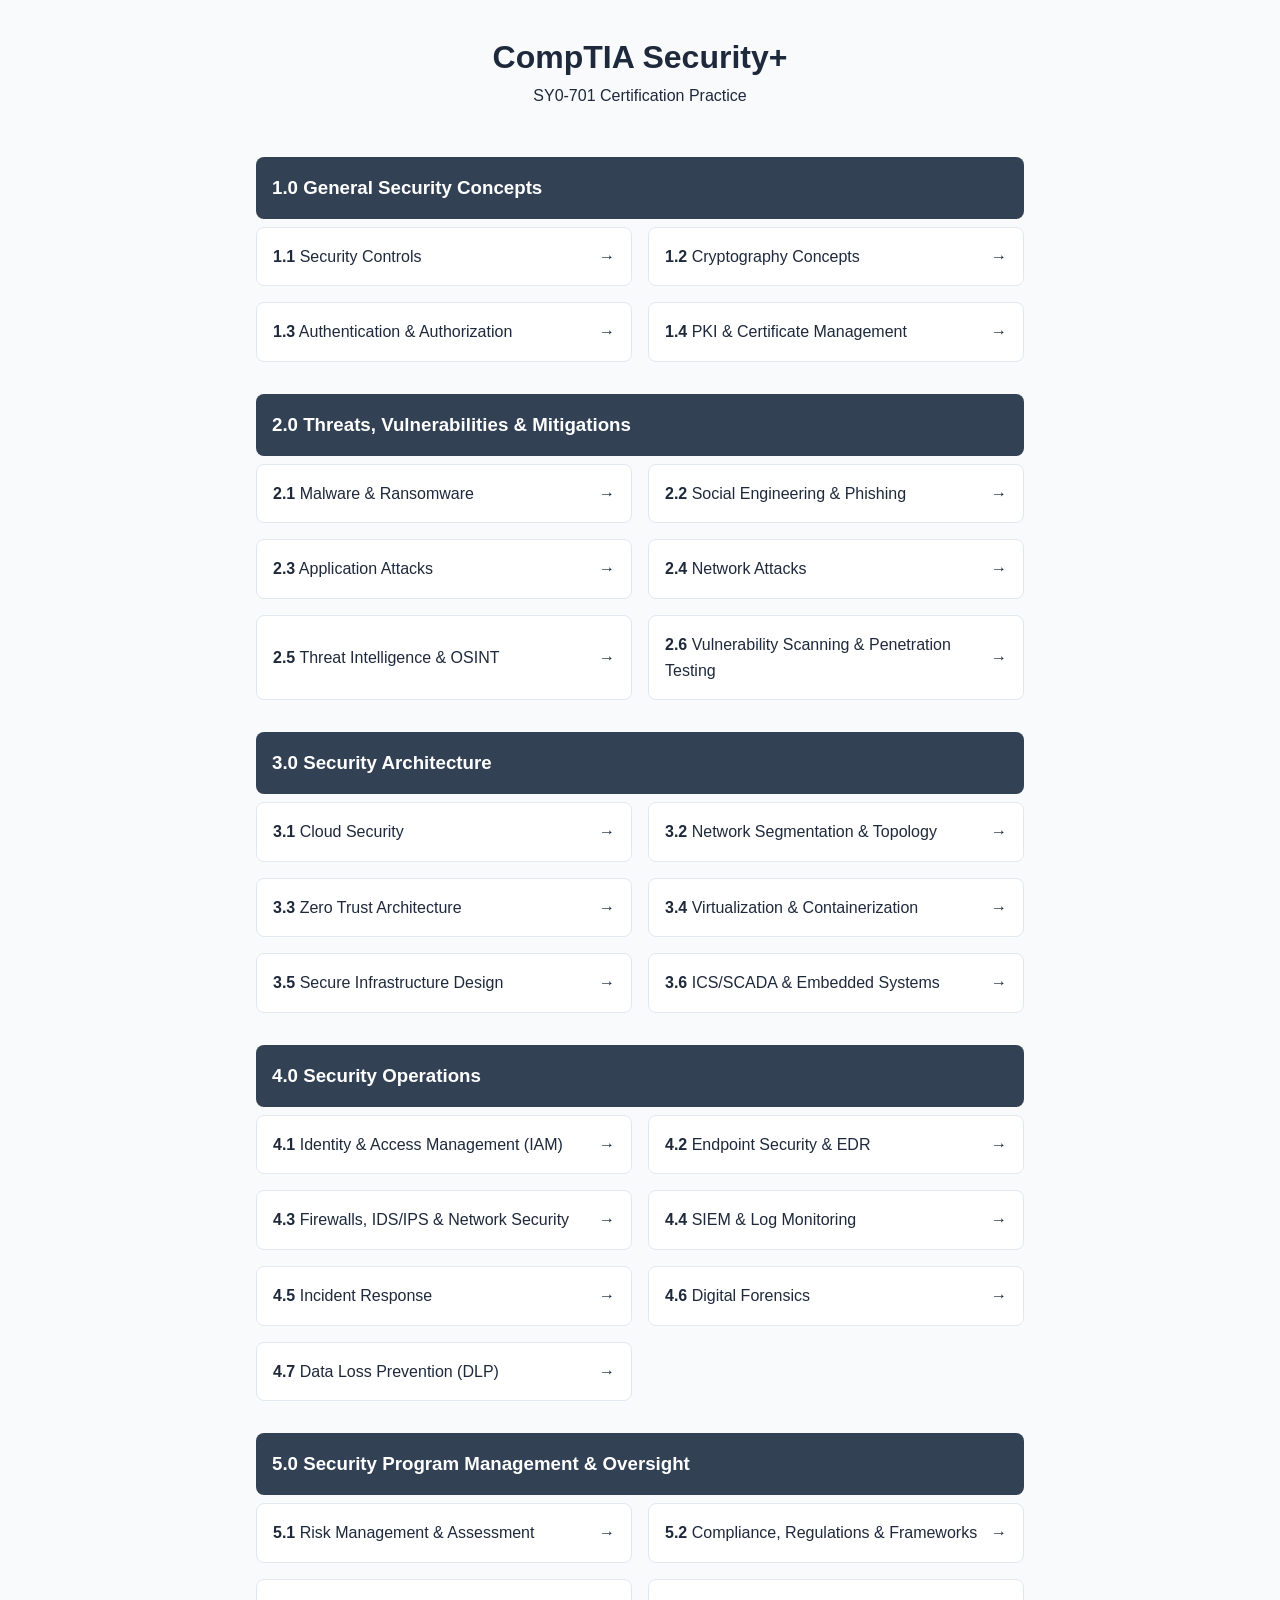
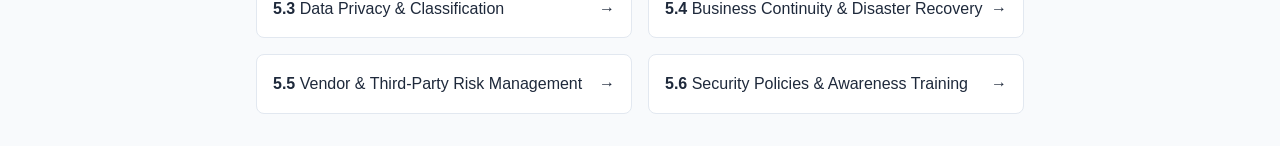
<file: frontend/index.html>
<!DOCTYPE html>
<html lang="en">
<head>
    <meta charset="UTF-8">
    <meta name="viewport" content="width=device-width, initial-scale=1.0">
    <title>Security+ SY0-701 Prep</title>
    <link rel="stylesheet" href="css/base.css">
    <link rel="stylesheet" href="css/layout.css">
    <link rel="stylesheet" href="css/components.css">
</head>
<body>
    <div class="container">
        <header class="header">
            <h1>CompTIA Security+</h1>
            <p class="text-muted">SY0-701 Certification Practice</p>
        </header>

        <div id="domain-list">
            </div>
    </div>

    <script src="js/objectives.js"></script>
    <script>
        document.addEventListener('DOMContentLoaded', () => {
            const list = document.getElementById('domain-list');
            for (const [domain, objectives] of Object.entries(window.SY701_OBJECTIVES)) {
                const section = document.createElement('div');
                section.className = 'domain-section';
                section.innerHTML = `
                    <div class="domain-header"><h3>${domain}</h3></div>
                    <div class="objective-grid">
                        ${objectives.map(obj => `
                            <a href="quiz.html?obj=${obj.id}" class="obj-card">
                                <span><strong>${obj.id}</strong> ${obj.title}</span>
                                <span class="arrow">→</span>
                            </a>
                        `).join('')}
                    </div>
                `;
                list.appendChild(section);
            }
        });
    </script>
</body>
</html>
</file>
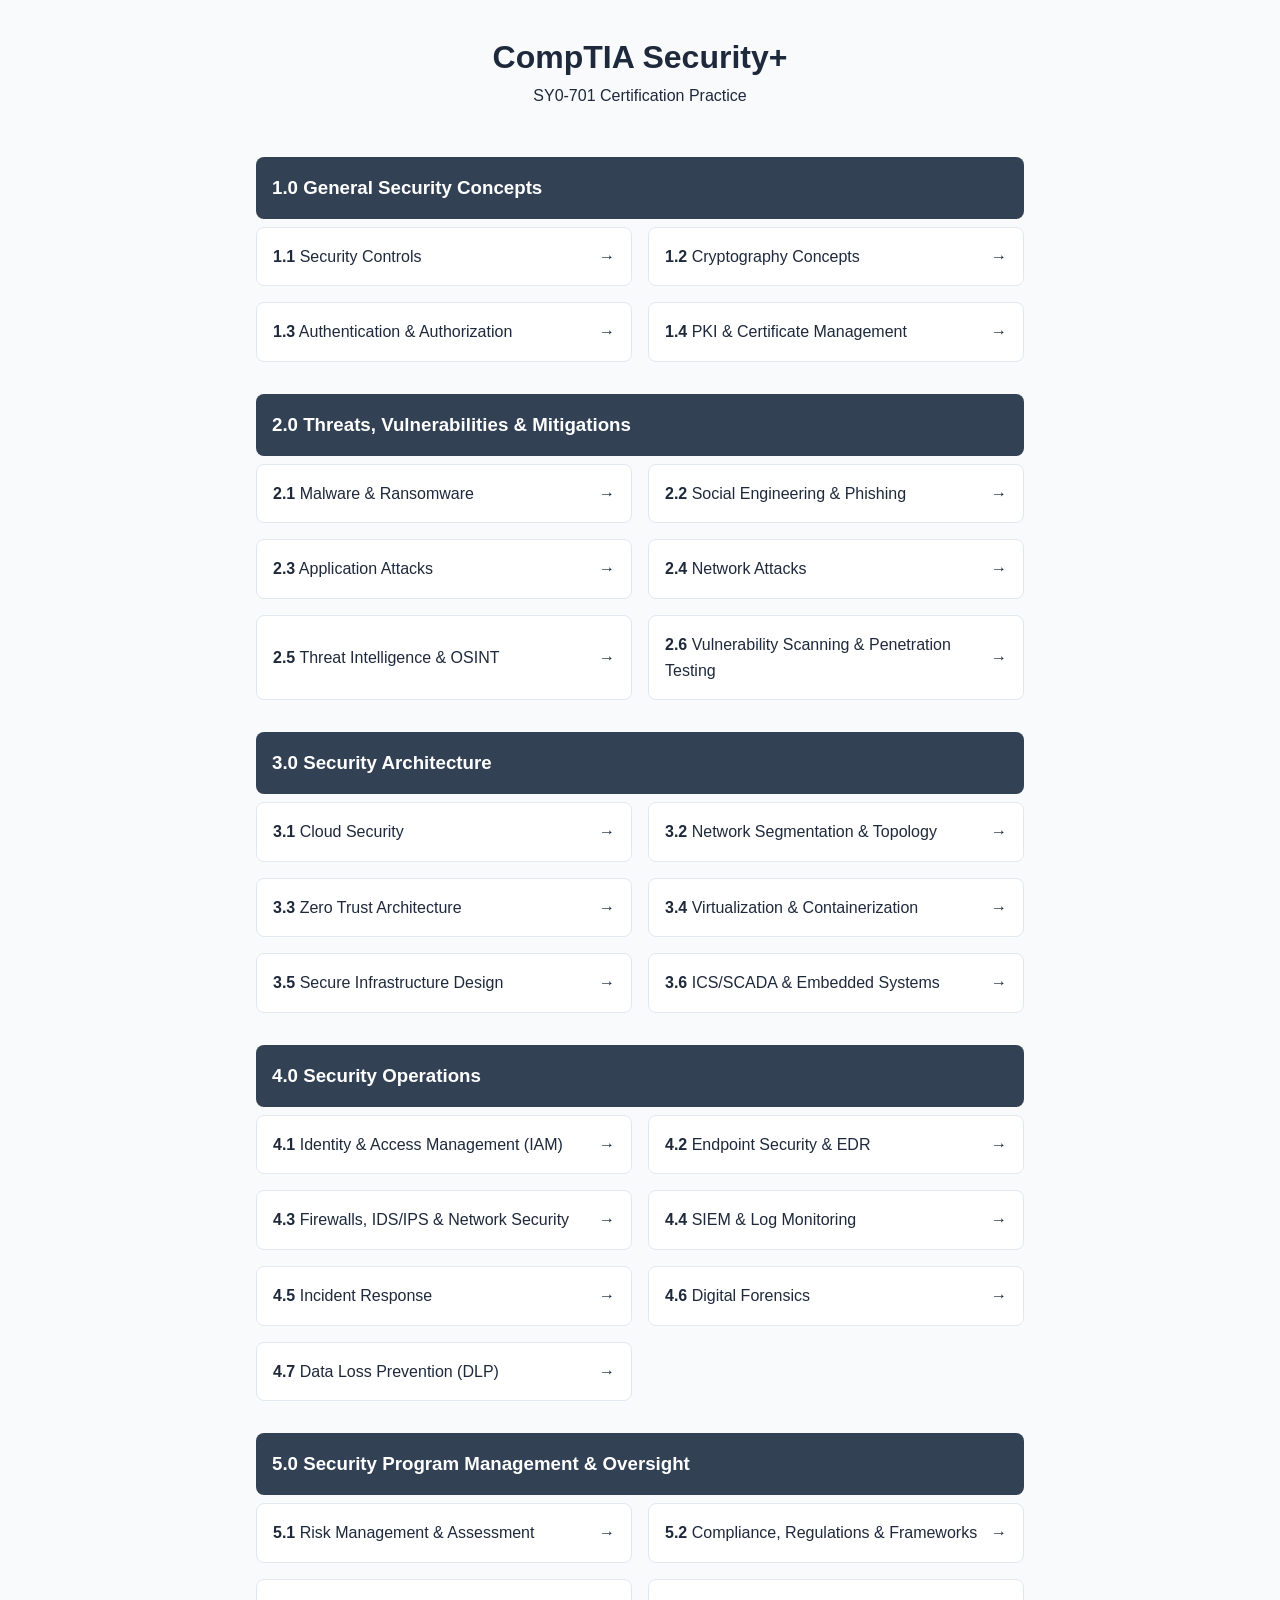
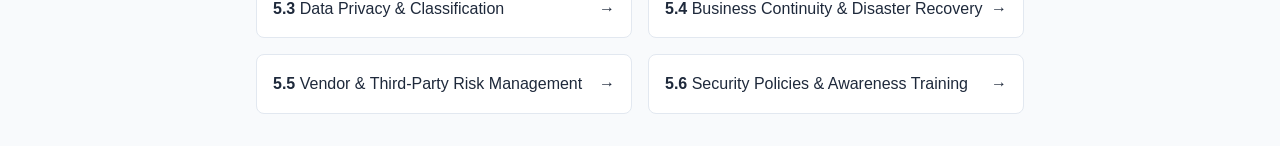
<file: frontend/quiz.html>
<!DOCTYPE html>
<html lang="en">
<head>
    <meta charset="UTF-8">
    <meta name="viewport" content="width=device-width, initial-scale=1.0">
    <title>Quiz | Security+</title>
    <link rel="stylesheet" href="css/base.css">
    <link rel="stylesheet" href="css/layout.css">
    <link rel="stylesheet" href="css/components.css">
</head>
<body>
    <div class="container">
        <div id="quiz-container">
            <div class="loading">Loading questions...</div>
        </div>
    </div>

    <script src="js/api.js"></script>
    <script src="js/quiz.js"></script>
</body>
</html>
</file>
<file: frontend/css/base.css>
:root {
    --bg: #f8fafc;
    --card-bg: #ffffff;
    --text-main: #1e293b;
    --text-muted: #64748b;
    --primary: #2563eb;
    --primary-hover: #1d4ed8;
    --success: #22c55e;
    --danger: #ef4444;
    --border: #e2e8f0;
    --radius: 8px;
    --shadow: 0 4px 6px -1px rgb(0 0 0 / 0.1);
}

* {
    box-sizing: border-box;
    margin: 0;
    padding: 0;
}

body {
    font-family: 'Inter', -apple-system, sans-serif;
    background-color: var(--bg);
    color: var(--text-main);
    line-height: 1.6;
}

h1, h2, h3 {
    font-weight: 700;
}

button {
    cursor: pointer;
    font-family: inherit;
    transition: all 0.2s ease;
}

.hidden { display: none !important; }
</file>
<file: frontend/css/layout.css>
.container {
    max-width: 800px;
    margin: 2rem auto;
    padding: 0 1rem;
}

.header {
    text-align: center;
    margin-bottom: 3rem;
}

.domain-section {
    margin-bottom: 2rem;
}

.domain-header {
    background: #334155;
    color: white;
    padding: 1rem;
    border-radius: var(--radius);
    margin-bottom: 0.5rem;
}

.objective-grid {
    display: grid;
    grid-template-columns: repeat(auto-fill, minmax(300px, 1fr));
    gap: 1rem;
}

/* Admin Grid */
.admin-grid {
    display: flex;
    flex-direction: column;
    gap: 2rem;
}
</file>
<file: frontend/css/components.css>
/* Objective Cards */
.obj-card {
    background: var(--card-bg);
    padding: 1rem;
    border: 1px solid var(--border);
    border-radius: var(--radius);
    text-decoration: none;
    color: inherit;
    display: flex;
    justify-content: space-between;
    align-items: center;
}

.obj-card:hover {
    border-color: var(--primary);
    transform: translateY(-2px);
    box-shadow: var(--shadow);
}

/* Quiz UI */
.quiz-card, .results-card, .admin-card {
    background: var(--card-bg);
    padding: 2rem;
    border-radius: var(--radius);
    box-shadow: var(--shadow);
}

.options-grid {
    display: flex;
    flex-direction: column;
    gap: 0.75rem;
    margin: 1.5rem 0;
}

.option-btn {
    padding: 1rem;
    text-align: left;
    background: white;
    border: 2px solid var(--border);
    border-radius: var(--radius);
}

.option-btn:hover:not(:disabled) {
    border-color: var(--primary);
    background: #eff6ff;
}

.option-btn.correct {
    background: #dcfce7;
    border-color: var(--success);
}

.option-btn.wrong {
    background: #fee2e2;
    border-color: var(--danger);
}

.primary-btn {
    background: var(--primary);
    color: white;
    border: none;
    padding: 0.75rem 1.5rem;
    border-radius: var(--radius);
    font-weight: 600;
}

/* Admin Specifics */
.admin-card textarea {
    width: 100%;
    margin-bottom: 1rem;
    padding: 0.5rem;
    border: 1px solid var(--border);
    border-radius: 4px;
}

.opt-row.is-correct input {
    border: 2px solid var(--success);
    background: #f0fdf4;
}
</file>
